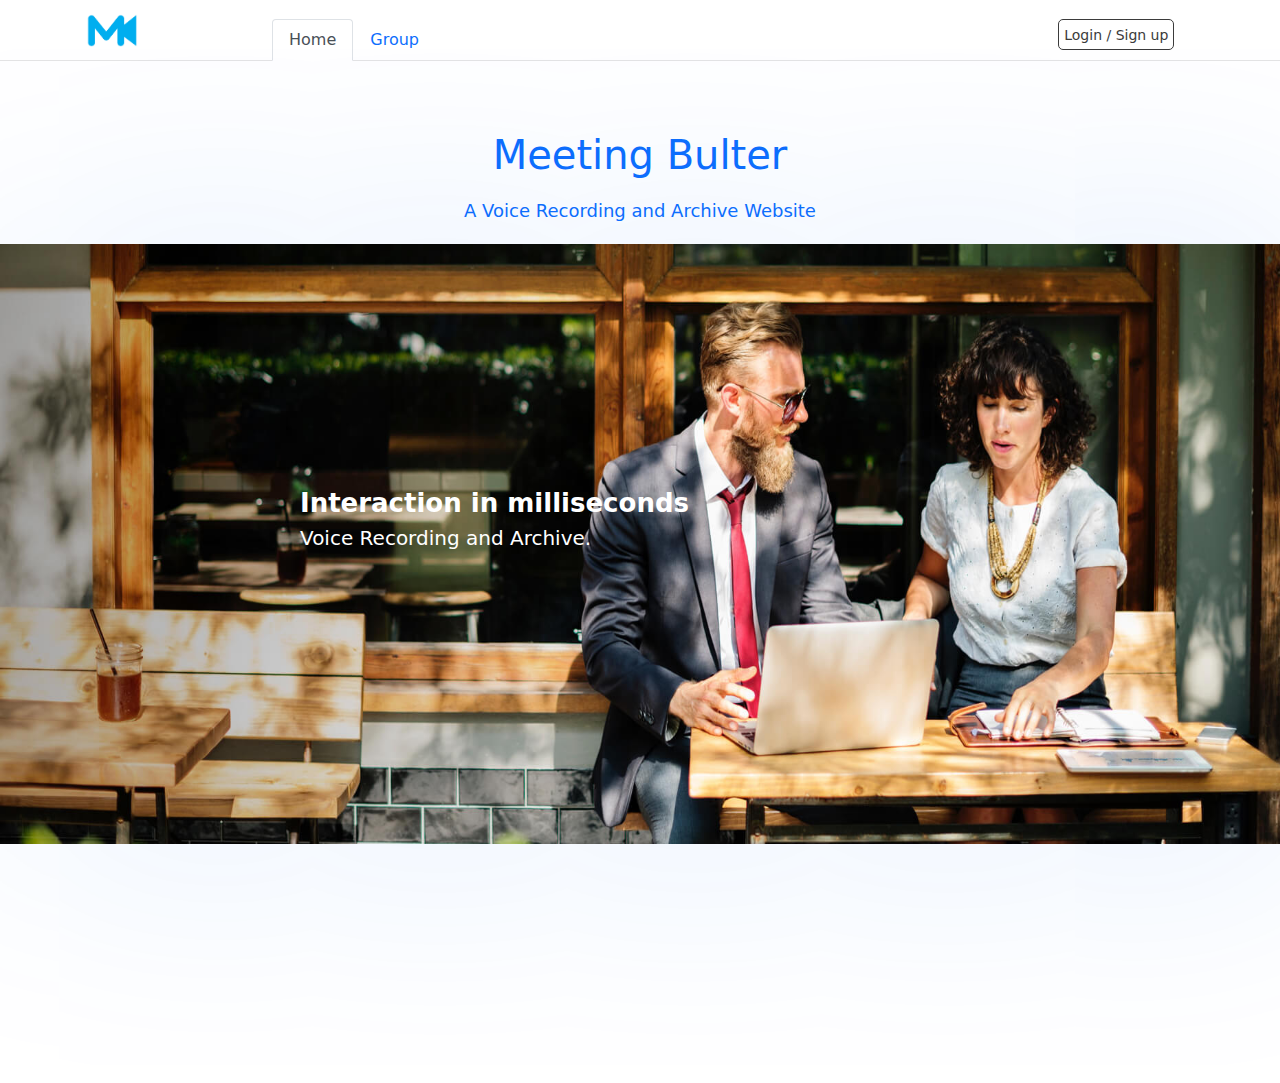
<file: static/index.html>
<!DOCTYPE html>
<html lang="en">
<head>
    <!--Usage of Bootstrap 5-->
    <!--Source: https://getbootstrap.com/docs/5.0/getting-started/introduction/-->
    <!--Usage of jquery-->
    <!--Source: https://api.jquery.com/-->
    <!--Example: https://www.codegrepper.com/code-examples/javascript/jquery+3.3.1+document+ready-->
    <meta charset="UTF-8">
    <meta http-equiv="X-UA-Compatible" content="IE=edge">
    <meta name="viewport" content="width=device-width, initial-scale=1.0">
    <title>index</title>
    <link href="bootstrap-5.0.2-dist/css/bootstrap.min.css" rel="stylesheet" >
    <link href="bootstrap-5.0.2-dist/css/bootstrap-grid.css" rel="stylesheet" >
    <link href="css/index.css" rel="stylesheet" ></link>
    <script src="js/jquery.min.js"></script>
    <script src="bootstrap-5.0.2-dist/js/bootstrap.min.js"></script>
    <script src="js/API.js"></script>
</head>
<body>
    <!--This part is for the nav bar -->
    <!--Press the icon and back to the home page-->
    <nav class="search-nav">
        <div class="container nav-content">
            <div class="row">
                <div class="col-2">
                    <div class="icon-logo">
                        <a href="index.html">
                            <img src="img/icon.png" alt="">
                        </a>
                    </div>
                </div>
                <!-- There are 2 list in the nav bar : home and group-->
                <div class="col-10 nav-content">
                    <ul class="nav nav-tabs" id="myTab" role="tablist">
                        <li class="nav-item" role="presentation">
                            <a href="index.html" class="nav-link active">Home</a>
                          </li>

                          <li class="nav-item" role="presentation">
                            <a href="group.html" class="nav-link">Group</a>
                          </li>
                    </ul>
                    <!-- When click just to the login pages-->
                    <div class="personal">
                        <a href="login.html" class="" id="loginSignUp" >Login / Sign up</a>
                        <a href="personal.html" class="" id="personal">member</a>
                        <!--Adding some space to seperate-->
                        &nbsp;&nbsp;&nbsp;&nbsp;&nbsp;&nbsp;
                        <a href="#" class="" id="signOut">Sign out</a>
                    </div>
                </div>
            </div>
        </div>
    </nav>
    <!--the title of the project-->
    <div class="h">
        <p class="h1" style="margin-top: 60px;">
            Meeting Bulter
        </p>
        <p class="text">
            A Voice Recording and Archive Website
        </p>
    </div>
    <div class="content" >
        <!--this part is to implement the picture change in the home page-->
        <div class="picture" style="width: 1320px;margin: 0 auto;">
            <div  class="carousel slide">
                <!--The first window changes-->
                <!-- !!!! id is window-one !!!! -->
                <div class="carousel-item active" id="window-one">
                    
                    <div class="img-text ">
                        <strong>
                            Interaction in milliseconds
                        </strong>
                        <p>
                            Voice Recording and Archive.
                        </p>
                    </div>
                    <img src="img/img-home.jpg">
                </div>
                <!--The second window changes-->
                <!-- !!!! id is window-two !!!! -->
                <div class="carousel-item" id="window-two">
                    <div class="img-text" style="left: 740px;color: #535353;">
                        <strong>
                            Timely communication
                        </strong>
                        <p>
                            interactive live broadcast.
                        </p>
                    </div>
                    <img src="img/img-home3.jpg">
                </div>
                <!--The third window changes still need implementation-->
                <div class="carousel-item" id="window-three">
                    <div class="img-text" style="left: 740px;color: #535353;">
                        <strong>
                            Best archive system
                        </strong>
                        <p>
                            Sharing material with teammates
                        </p>
                    </div>
                    <img src="img/img-home3.jpg">
                </div>
              </div>
        </div>
    </div>
</body>

<script>
    // getting the user information from the backend
    let info = API.getUserInfo();
    $(function (){
        API.personal();
        $("#signOut").click(function (){
            //Getting the user id from the info
            let user_id = info.LOGINSESSION.id
            API.get("logout/",{id: user_id},function (data){
                // showing the message that the pages has logout
                showing_msg = data.msg;
                alert(showing_msg);
                // back to the homepage which is index.html
                window.location = "login.html";
            });
            // clean the user information by using the SessionStorage.clear()
            API.clearUserInfo();
        });
        
        // This part of code is to implement the images change in the homepage
        // using window 1 to operate window-one
        let window1 = $("#window-one");
        // using window 2 to operate window-two
        let window2 = $("#window-two");
        // This flag is check whether should we change the images
        let checking_flag = true;
        setInterval(function () {
            // How to user attr to control the window
            // Source: https://developer.mozilla.org/en-US/docs/Web/API/Attr
            // Example: https://www.codegrepper.com/code-examples/javascript/.attr+in+javascript

            // This is to show the first image img-home.jpg
            if (checking_flag) {
                checking_flag = false;
                window1.attr("class","carousel-item");
                window2.attr("class","carousel-item active");
            
            // This is to show the second image img-home6.jfif
            } else {
                checking_flag = true;
                window2.attr("class","carousel-item");
                window1.attr("class","carousel-item active");
            }
        }, 2000);
    })
</script>
</html>
</file>
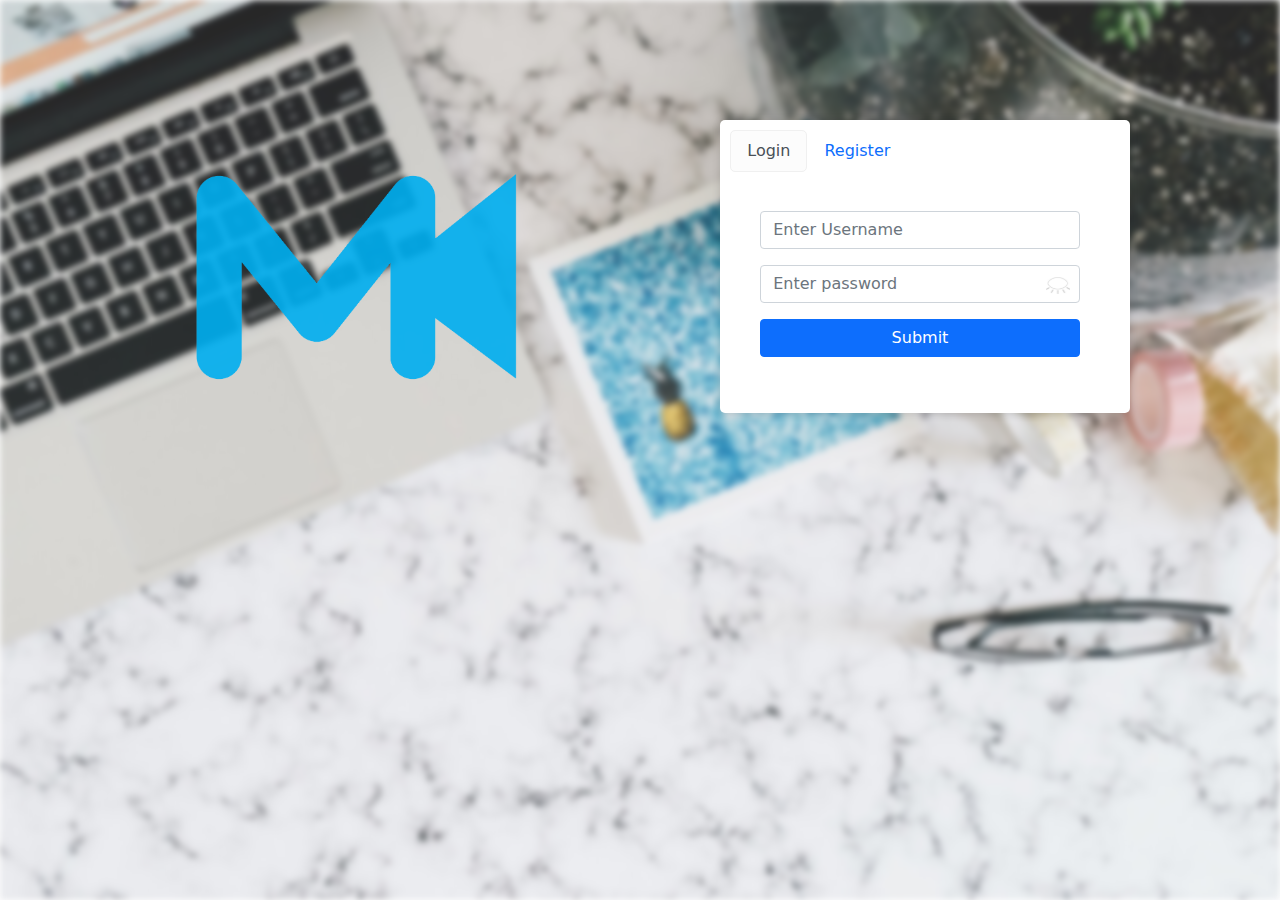
<file: static/group.html>
<!DOCTYPE html>
<html lang="en">
<head>
    <!--Usage of Bootstrap 5-->
    <!--Source: https://getbootstrap.com/docs/5.0/getting-started/introduction/-->
    <!--Usage of jquery-->
    <!--Source: https://api.jquery.com/-->
    <!--Example: https://www.codegrepper.com/code-examples/javascript/jquery+3.3.1+document+ready-->
    <meta charset="UTF-8">
    <meta http-equiv="X-UA-Compatible" content="IE=edge">
    <meta name="viewport" content="width=device-width, initial-scale=1.0">
    <title>video Search</title>
    <link href="bootstrap-5.0.2-dist/css/bootstrap.min.css" rel="stylesheet" >
    <link href="bootstrap-5.0.2-dist/css/bootstrap-grid.css" rel="stylesheet" >
    <link href="css/group.css" rel="stylesheet" ></link>
    <script src="js/jquery.min.js"></script>
    <script src="js/API.js"></script>
    <!-- This part of style is different from Bootstrap5 provided -->
    <style>
        
        .video-content .video-list .video-item {
            width: 245px;
            height: 180px;
            padding: 20px;
            margin: 5px;
            box-shadow: 0 1px 8px rgb(0 0 0 / 6%);
            border: 0px solid #dbdbdb;
            cursor: pointer;
            border-radius: 5px;
        }
        
        .video-content .video-list .video-item:hover{
            background-color: #ffffff;
            box-shadow: 0 13px 39px rgb(0 0 0 / 10%);
        }
    </style>
</head>
<body>
    <!-- This is to set the nav bar as other pages-->
    <nav class="search-nav" style="background: #ffffffe3;">
        <div class="container nav-content">
            <div class="row">
                <!-- this includes the hyper link icon-->
                <div class="col-2">
                    <div class="icon-logo">
                        <!-- redirecting to the homepage index.html-->
                        <a href="index.html">
                            <img src="img/icon-group.png" alt="">
                        </a>
                    </div>
                </div>
                
                <div class="col-10 nav-content" style="position: relative;">
                    <!-- nav bar includes Home tag and group tag-->
                    <ul class="nav nav-tabs" id="myTab" role="tablist">
                        <!-- Home tag -->
                        <li class="nav-item" role="presentation">
                            <a href="index.html" class="nav-link ">Home</a>
                          </li>
                          <!-- Group tag -->
                          <li class="nav-item" role="presentation">
                            <a href="#" class="nav-link active">Group</a>
                          </li>
                    </ul>
                    
                    <!-- New function adding to the nav bar -->
                     <div class="search">
                        <div class="col-auto search-form">
                            <input type="text" id="searchkey" class="form-control" placeholder="Search meeting minutes...">
                            <button onclick="Group_search()"   class="btn btn-primary">
                                <img src="[data-uri]"/>
                            </button>
                        </div>
                    </div>

                    <!-- Personal Tag -->
                    <div class="personal">
                        <!-- Redirecting to login.html-->
                        <a href="login.html" class="" id="loginSignUp" >Login Sign up</a>
                        <!-- Redirecting to personal.html-->
                        <a href="personal.html" class="" id="personal">member</a>
                        &nbsp;&nbsp;&nbsp;&nbsp;&nbsp;&nbsp;&nbsp;&nbsp;
                        <a href="#" class="" id="signOut">Sign out</a>
                    </div>
                </div>
            </div>
        </div>
    </nav>
    <div class="group-bj" style="opacity: 0.5;"></div>
    <div class="container video-content group-item">
        <h4 class="group-title h1">Group</h4>
        <p class="group-text">User communication record.</p>
        <!-- This is the adding group bar -->
        <div style="margin-left: 20%;margin-right: 20%" >
            <div class="input-group input-group-sm">
                <input id="inputgropuname" type="text" class="form-control"  placeholder="enter the names of the meeting" />
                    <span class="input-group-btn">
                        <!-- Press the button to adding a new group -->
                        <button id="btnadd" class="btn btn-primary">add new group</button>
                    </span>
            </div>
        </div>
 
        <!-- This is an empty div -->
        <!-- This is to show group information -->
        <div class="row video-list" style="padding: 20px;">
            <!-- This is to test the structure of the group component-->
            <!-- <div class="col-auto video-item" onclick="getmeetinginfo(`Test Structure`)">
                <div class="row">
                    <div class="col-2 video-name">
                        
                    </div>
                    <div class="col-8 video-date" style="text-align: center;">
                        <img src="img/icon.png" style="width: 90px;height: 90px;" alt="">
                    </div>
                    <div class="col-2 video-download">
                        
                    </div>
                </div>
                <div class="row">
                    <div class="col-12 video-date" style="text-align: center;font-size: 14px;color: #6b6b6b;">
                        `Test Structure`
                    </div>
                </div>
            </div> -->
        </div>
    </div>

</body>
<script>
    let info = API.getUserInfo();
    $(function() {
        // This is adding block to check whether the user is login or not
        if (info == null) window.location = "login.html";

        API.personal();

        let signOut_tag = "#signOut"
        $(signOut_tag).click(function (){
            // Checking the data 
            // alert(info)
            // alert(info.LOGINSESSION)
            // alert(info.LOGINSESSION.id)
            API.get("logout/",{id: info.LOGINSESSION.id},function (data){
                msg_data = data.msg
                alert(msg_data);
                // redirecting to the login page if the current user logout
                window.location = "login.html";
            });
            // clear the current user info in the browser
            API.clearUserInfo();
        });

        // Using the initList to show the group structure
        let user_info = API.getUserInfo();
        let user_id = user_info.userinfo.userid
        API.get("getgroupinfo/?user_id="+ user_id,"",function (data){
            let group_datas = data.group_infos
            // retriving the information of the groups using the html to combine with the data
            initList(group_datas);
        });

        // checking the group name
        let btn_addGroup_tag = "#btnadd";
        $(btn_addGroup_tag).click(function(){
            // Notice here using global variable
            let group_nameInput_obj = $('#inputgropuname');
            var code = group_nameInput_obj.val();
            console.log("--");
            let group_user_id = info.userinfo.userid
            API.get("addgroup/?gropuname="+code+"&description="+code+"&originator="+group_user_id,"",function (data){
                msg_data =data.msg
                // to Avoid the same group name used in the project
            if (msg_data != "The group name already exists. Modify the group name again")  {
                // reload the current pages to show the new groups
                //source: https://www.w3schools.com/jsref/met_loc_reload.asp
                window.location.reload();
            }else {
                alert(msg_data);
                //window.location.reload();
            }
            });
        });
    });


    function getmeetinginfo(id) {
        API.saveSession("meetingid",id);
        let str_meeting_id = JSON.stringify({id:id})
        API.savegroupin(str_meeting_id)
        // redirecting the page to meeting.html
        window.location = "meeting.html";
    }

    function Group_search(){
        let searchkey_tag = '#searchkey';
        let video_list_tag = '.video-list';
        let searchkey_OBJ = $(searchkey_tag)
        let searchKey_value = searchkey_OBJ.val()
        if(searchKey_value=='')
            return;
        x=$(video_list_tag)
        // Check the data
        // alter($(video_list_tag))
        // alter($(video_list_tag)[0])
        y=x[0]
        // How to use children to visit the following tags
        // Source: https://api.jquery.com/children/
        // Source: https://api.jquery.com/show/
        for(let i=0;i<y.children.length;i++){
            let current_element = y.children[i];
            $(current_element).show();
            //alert(y.children[i])
            //alert(y.children[i].children[1])
            //alert(y.children[i].children[1].children[0])
            //alert(y.children[i].children[1].children[0].getInnerHTML())
            //alert(y.children[i].children[1].children[0].getInnerHTML().indexOf(s))
            let HTML_element = current_element.children[1].children[0].getInnerHTML()
            if(HTML_element.indexOf(s)<0){
                console.log(HTML_element)
                $(current_element).hide()
            }
        }
    }

    function initList(data) {
        let LIST_HTML = "";
        let video_list_tag = ".video-list";
        for (let i = 0;i < data.length;i++) {
            let groudid_data = data[i].id;
            let groupname_data = data[i].name;
            LIST_HTML += `
                <div class="col-auto video-item" onclick="getmeetinginfo(`+groudid_data+`)">
                <div class="row">
                    <div class="col-2 video-name">
                        
                    </div>
                    <div class="col-8 video-date" style="text-align: center;">
                        <img src="img/icon.png" style="width: 90px;height: 90px;" alt="">
                    </div>
                    <div class="col-2 video-download">
                        
                    </div>
                </div>
                <div class="row">
                    <div class="col-12 video-date" style="text-align: center;font-size: 14px;color: #6b6b6b;">
                        `+ groupname_data +`
                    </div>
                </div>
            </div>
            `;
        }
        $(video_list_tag).append(LIST_HTML);
    }
</script>
</html>
</file>
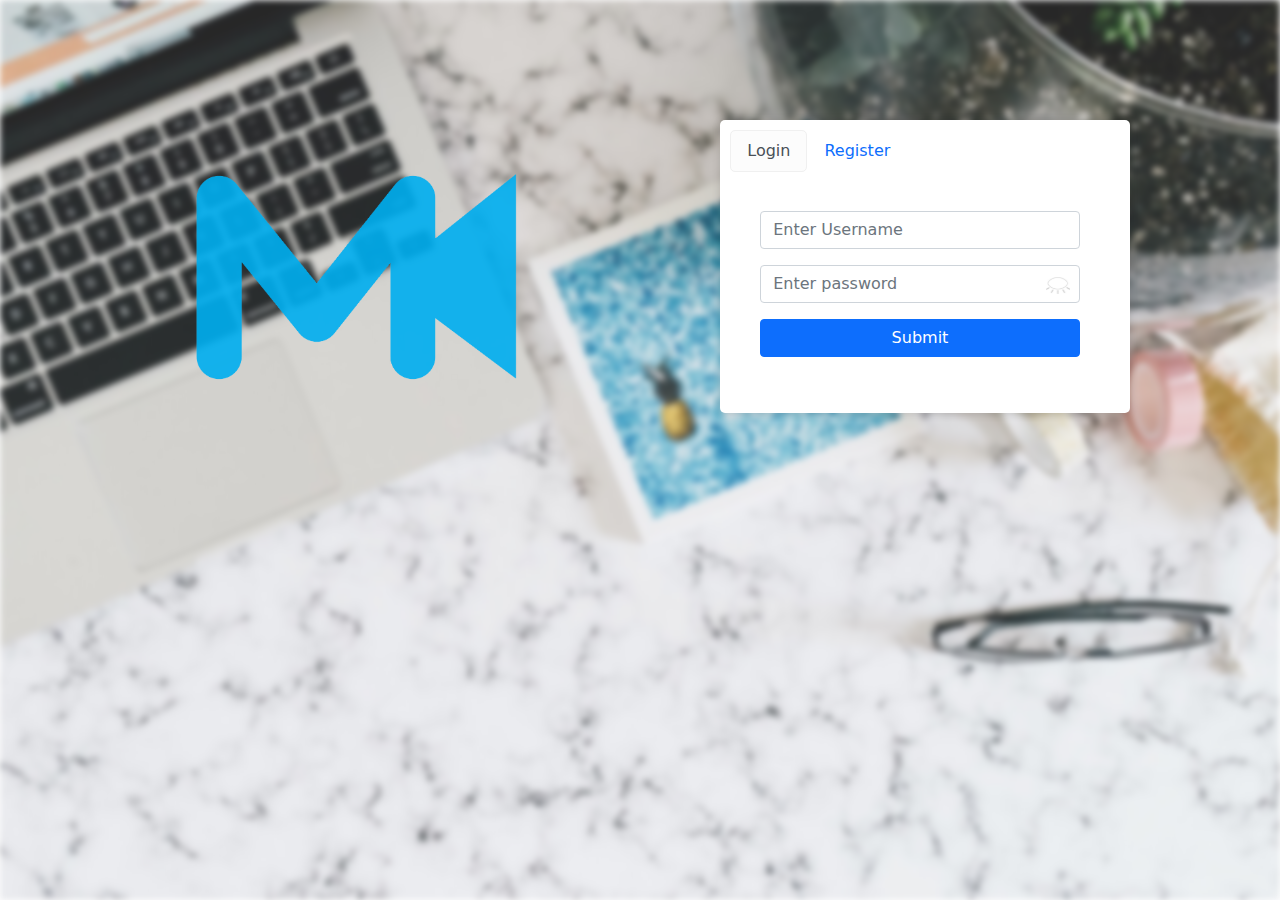
<file: static/login.html>
<!DOCTYPE html>
<html lang="en">
<head>
    <!--Usage of Bootstrap 5-->
    <!--Source: https://getbootstrap.com/docs/5.0/getting-started/introduction/-->
    <!--Usage of jquery-->
    <!--Source: https://api.jquery.com/-->
    <!--Example: https://www.codegrepper.com/code-examples/javascript/jquery+3.3.1+document+ready-->
    <meta charset="UTF-8">
    <meta http-equiv="X-UA-Compatible" content="IE=edge">
    <meta name="viewport" content="width=device-width, initial-scale=1.0">
    <title>Login</title>
    <link href="bootstrap-5.0.2-dist/css/bootstrap.min.css" rel="stylesheet" >
    <link href="bootstrap-5.0.2-dist/css/bootstrap-grid.css" rel="stylesheet" >
    <link rel="stylesheet" href="css/login.css"></link>
    <script src="js/jquery.min.js"></script>
    <script src="bootstrap-5.0.2-dist/js/bootstrap.min.js"></script>
    <script src="js/API.js"></script>
</head>
<body>
    <!--Header with icon and href-->
    <div class="container theme" style="height: 100%">
        <div class="row" style="height: calc(100%);">
            <div class="col-6 login-logo">
                <a href="index.html">
                    <img src="img/icon-group.png" alt="">
                </a>
            </div>
            <!--Tag in the login and registeration-->
            <div class="col-6 login-form">
                <div class="login" style="width: 75%;background: #FFFFFF;">
                    <ul class="nav nav-tabs" id="myTab" role="tablist">
                        <!-- the Login Tag in the Login.html window -->
                        <!-- How to use aria-controls -->
                        <!-- Source: https://developers.google.com/web/fundamentals/accessibility/semantics-aria -->
                        <!-- The usage aria-selected -->
                        <!-- Source: https://developer.mozilla.org/en-US/docs/Web/API/Element/ariaSelected -->
                        <li class="nav-item" role="presentation">
                            <button class="nav-link active" id="email-tab" data-bs-toggle="tab" data-bs-target="#email" type="button" role="tab" aria-controls="email" aria-selected="true">Login</button>
                        </li>
                        <!-- the register Tag in the Login.html window -->
                        <li class="nav-item" role="presentation">
                            <button class="nav-link" id="Register-tab" data-bs-toggle="tab" data-bs-target="#Register" type="button" role="tab" aria-controls="Register" aria-selected="false">Register</button>
                        </li>
                    </ul>
                    <!--Login part-->
                    <div class="tab-content" id="myTabContent">
                        <div class="tab-pane fade show active form-email" id="email" role="tabpanel" aria-labelledby="email-tab">
                            <form action="" name="login">
                                <!-- Username necessary which is required -->
                                <div class="mb-3">
                                    <input type="text" class="form-control" name="username" placeholder="Enter Username" required>
                                </div>
                                <!-- Password necessary which is required -->
                                <div class="mb-3 p">
                                    <input type="password" class="form-control input-p" name="password" placeholder="Enter password" required>
                                    <img src="img/eye.jpg" onclick="showing_pwd(this)" alt="" srcset="">
                                </div>
                                <!-- Setting error msg showing places-->
                                <!-- This is for the JS to show the error message in Login -->
                                <div id="error_msg1" class="mb-3">
                                </div>
                                <div class="mb-3">
                                    <!-- width 100% is the most beautiful one -->
                                    <button type="submit" style="width: 100%;" class="btn btn-primary" >Submit</button>
                                </div>
                            </form>
                        </div>
                        <!--register part-->
                        <!--How to use aria-labelledby --> 
                        <!--Source: https://developer.mozilla.org/en-US/docs/Web/Accessibility/ARIA/ARIA_Techniques/Using_the_aria-labelledby_attribute -->
                        <div class="tab-pane fade" id="Register" role="tabpanel" aria-labelledby="Register-tab">
                            <div class="tab-pane fade show active form-email" id="email" role="tabpanel" aria-labelledby="email-tab">
                                <form action="index.html" name="register">
                                    <div class="mb-3">
                                        <!-- required -->
                                        <input type="text" class="form-control" aria-describedby="nameHelp" name="name" placeholder="Username" required>
                                    </div>
                                    <div class="mb-3">
                                        <!-- required -->
                                        <input type="email" class="form-control" aria-describedby="emailHelp" name="email" placeholder="E-mail Address" required>
                                    </div>
                                    <div class="mb-3">
                                        <!-- required -->
                                        <input type="password" class="form-control password" name="password" placeholder="Password" required>
                                    </div>
                                    <div class="mb-3">
                                        <!-- required -->
                                        <input type="password" class="form-control confirmpassword" name="confirmpassword" placeholder="Confirm Password" required>
                                    </div>
                                    <div class="mb-3" style="height: 30px;">
                                        <div class="form-check">
                                            <!-- Simgle selection & required selection -->
                                            <!-- Male -->
                                            <input class="form-check-input" type="radio" name="gender" id="RadioGender1" value="male" required>
                                            <label class="form-check-label" for="RadioGender1">
                                                Male
                                            </label>
                                        </div>
                                        <div class="form-check">
                                            <!-- Simgle selection & required selection -->
                                            <!-- Female -->
                                            <input class="form-check-input" type="radio" name="gender" id="RadioGender2" value="female" required>
                                            <label class="form-check-label" for="RadioGender2">
                                                Female
                                            </label>
                                        </div>
                                    </div>
                                    <!-- Setting error msg showing places-->
                                    <!-- This is for the JS to show the error message in checking same pwd-->
                                    <div id="error_msg2" class="mb-3">
                                    </div>
                                    <div class="mb-3">
                                        <!-- width 100% is the most beautiful one -->
                                        <button type="submit" style="width: 100%;" class="btn btn-primary">Submit</button>
                                    </div>
                                </form>
                            </div>
                        </div>
                    </div>
                </div>
            </div>
        </div>
    </div>
</body>
<script>
    $(function (){

        // Getting the information of the form
        let login_info = 'form[name=login]';
        let register_info = 'form[name=register]';
        
        // Using JQuery to access the object
        let register_obj = $(register_info);
        let login_obj = $(login_info);

        // login_obj submit
        login_obj.submit(() => {
            // Using JQuery serialize to set the URl string text
            // SOurce: https://www.runoob.com/jquery/ajax-serialize.html
            // Source: https://api.jquery.com/serialize/
            let string_login = login_obj.serialize();
            API.get("login/?"+ string_login ,"",function (data) {
                // This is to check the msg 
                // alert(data.msg);
                // getting the msg
                let msg_data = data.msg;
                // getting the status
                let status_data = data.status;
                // Conver a JS object to json for submission
                // SOurce: https://developer.mozilla.org/en-US/docs/Web/JavaScript/Reference/Global_Objects/JSON/stringify
                string_user_data = JSON.stringify(data);
                $('#error1').html(msg_data);
                if (status_data) {
                    // Save the current info into the session storage
                    API.saveUserInfo(string_user_data);
                    window.location = "index.html";
                }
            });
            return false;
        });

        // register_obj submit
        register_obj.submit(() => {
            
            // Getting the information of the form
            let pwd_info = 'form[name=register] .password';
            let confirm_pwd_info = 'form[name=register] .confirmpassword';

            // Using JQuery to access the object
            let cfpwd_obj = $(confirm_pwd_info);
            let pwd_obj = $(pwd_info);

            // Using val to check similarity
            // Source: https://api.jquery.com/val/
            if (cfpwd_obj.val() != pwd_obj.val()) {
                // alert("The two passwords are inconsistent!");
                // Source: https://api.jquery.com/html/
                // Source: https://www.runoob.com/jquery/html-html.html
                $('#error2').html("The two passwords are inconsistent!");
            }else {
                    // Using JQuery serialize to set the URl string text
                    // SOurce: https://www.runoob.com/jquery/ajax-serialize.html
                    // Source: https://api.jquery.com/serialize/
                    let string_register = register_obj.serialize();
                    API.get("register/?"+ string_register,"",function (data){
                    // getting the msg
                    let msg_data = data.msg;
                    // getting the status
                    let status_data = data.status;
                    alert(msg_data);
                    if (status_data) {
                        window.location.reload();
                    }
                });
            }
            return false;
        });
    });

        let flag = true;
        function showing_pwd(object) {
        // debugger
        let pwd_class = ".input-p"
        if (!flag) {
            $(object).attr('src',"img/show.jpg");
            $(pwd_class).attr('type',"password");
            flag = !flag;
        }else {
            $(object).attr('src',"img/hide.jpg");
            $(pwd_class).attr('type',"text");
            flag = !flag;
        }
    }
</script>
</html>
</file>
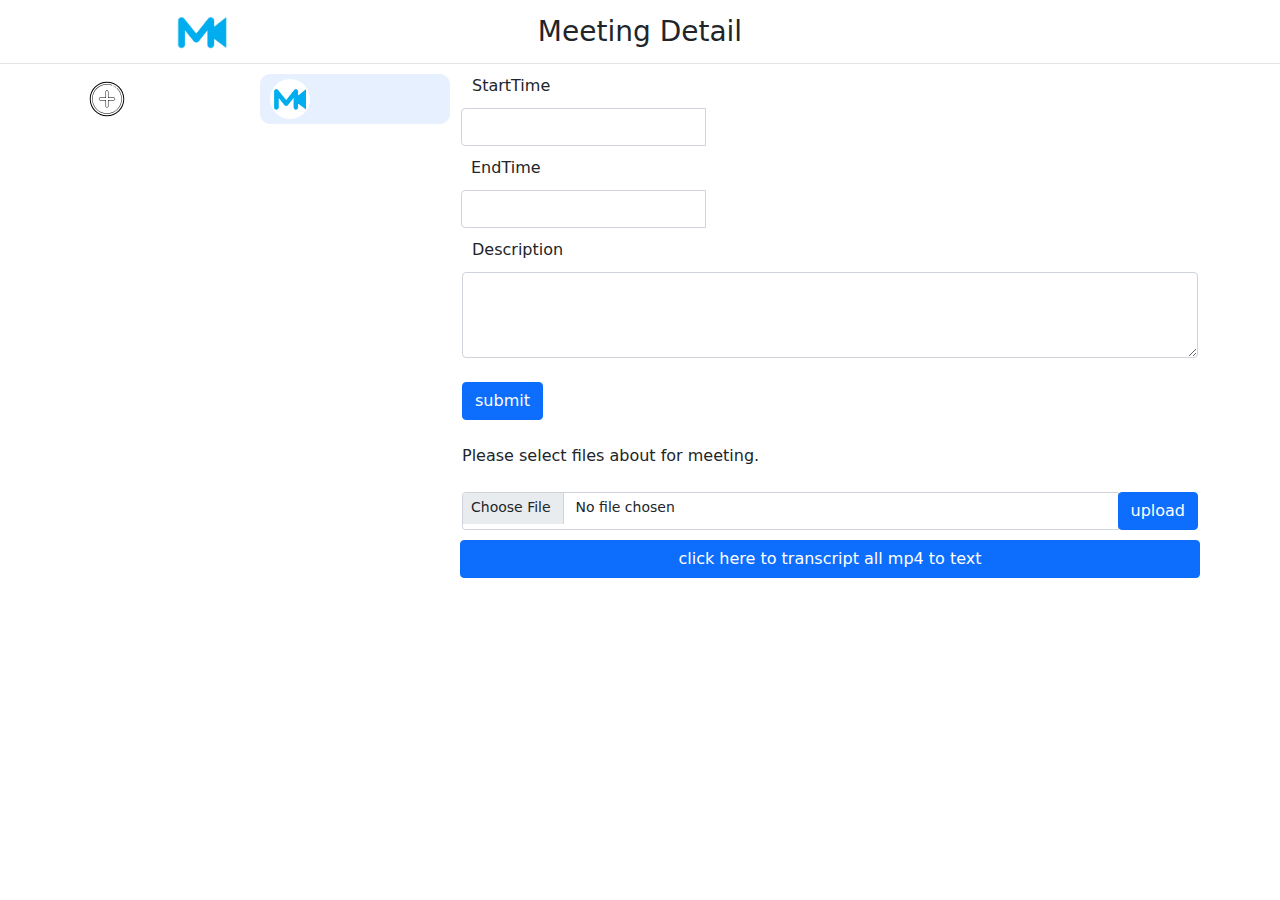
<file: static/meeting.html>
<!DOCTYPE html>
<html lang="en">
<head>
    <!--Usage of Bootstrap 5-->
    <!--Source: https://getbootstrap.com/docs/5.0/getting-started/introduction/-->
    <!--Usage of jquery-->
    <!--Source: https://api.jquery.com/-->
    <!--Example: https://www.codegrepper.com/code-examples/javascript/jquery+3.3.1+document+ready-->
    <meta charset="utf-8">
    <meta http-equiv="X-UA-Compatible" content="IE=edge">
    <meta name="viewport" content="width=device-width, initial-scale=1">
    <title>Online Session</title>
    <link href="bootstrap-5.0.2-dist/css/bootstrap.min.css" rel="stylesheet" >
    <link href="bootstrap-5.0.2-dist/css/bootstrap-grid.css" rel="stylesheet" >
    <link rel="stylesheet" href="css/online_session.css"></link>
    <script src="js/jquery.min.js"></script>
    <script src="bootstrap-5.0.2-dist/js/bootstrap.min.js"></script>
    <link rel="stylesheet" href="https://cdn.jsdelivr.net/npm/bootstrap-icons@1.5.0/font/bootstrap-icons.css">
    <script src="js/API.js"></script>
    </head>
    <body>
    
    <!-- Setting the icond with the href -->
    <div class="icon-logo" style="width: 60px;height: 60px;">
        <!-- redirect to the index pages -->
        <a href="index.html">
            <img src="img/icon.png" alt="" style="width: 60px;height: 60px;">
        </a>
    </div>

    <!-- The Title of the current pages-->
    <h4 class="title fs-3">Meeting Detail</h4>
    <div class="container theme">
        <div class="row">
            <div class="col-2">
                <div class="add fl">
                    <div class="">
                        <!-- Adding a + sign to add people -->
                        <a class="btn btn-primary icons8-plus" data-bs-toggle="modal" data-bs-target="#staticBackdrop"></a>
                        <div class="modal fade" id="staticBackdrop" data-bs-backdrop="static" data-bs-keyboard="false" tabindex="-1" aria-labelledby="staticBackdropLabel" aria-hidden="true">
                            <div class="modal-dialog">
                                <div class="modal-content">
                                    <div class="modal-header">
                                        <!-- The title of the adding teammates pages -->
                                        <h5 class="modal-title" id="staticBackdropLabel">add members</h5>
                                        <button type="button" class="btn-close" data-bs-dismiss="modal" aria-label="Close" onclick="closeModal()"></button>
                                    </div>
                                    <div class="modal-body userinfo" style="max-height: 600px;overflow-y: auto;">
                                    </div>
                                    <!-- Button in the adding members page-->
                                    <div class="modal-footer">
                                        <!-- Close button -->
                                        <button type="button" class="btn btn-secondary close-bnt" data-bs-dismiss="modal" onclick="closeModal()">Close</button>
                                        <!-- Confirm button -->
                                        <button type="button" class="btn btn-primary" onclick="addMember()">Confirm</button>
                                    </div>
                                </div>
                            </div>
                        </div>
                    </div>
                </div>
                <div class="online fl">
                   
                </div>
                <div style="clear: both;">
                
                </div>
            </div>
            <div class="col-2 member-list">
                <div class="row item">
                    <div class="col-12 member me">
                        <div class="head-img">
                            <img src="img/icon.png" alt="">
                        </div>
                        <div class="info">
                            <span>
                                
                            </span>
                        </div>
                    </div>
                </div>
            </div>
            <!-- This is the main part of meeting pages-->
            <div class="col-8">
            <div class="col-sm-4">
                <div class="input-group">
                    <!-- Start time -->
                    <span class="input-group-addon" style="padding: 10px">StartTime</span>
                    <br>
                    <!-- NOTICE HERE THIS 2 INPUT PICK THE DATE OF TIME-->
                    <a class='input-group date' id='datetimepicker3'>
                        <input type='text' style="width:250px"  class="form-control" name="starttime" id="starttime"  />
                        <span class="input-group-addon">
                            <span class="glyphicon glyphicon-calendar"></span>
                        </span>
                    </a>
                    <br>
                    <!-- ENd time -->
                    <span class="input-group-addon"></span>
                    <span class="input-group-addon" style="padding: 10px">EndTime</span>
                    <br>
                    <!-- NOTICE HERE THIS 2 INPUT PICK THE DATE OF TIME-->
                    <a class='input-group date' id='datetimepicker4'>
                        <input  style="width:250px"  type='text' class="form-control" name="endtime" id="endtime"  />
                        <span class="input-group-addon">
                            <span class="glyphicon glyphicon-calendar"></span>
                        </span>
                    </a>           
                </div>
            </div>
            <!-- Current description of the pages-->
            <div class="form-group">
                <label for="name"  style="padding: 10px" >Description</label>
                <textarea id="name"  name="name" class="form-control" rows="3"></textarea>
            </div>
            <div>
                <br>
                <!-- Submitting the meeting information -->
                <button id="btadd" onclick="updateMeetingInfo()" class="btn btn-primary">submit</button>  
                <br>
                <br>
            </div>
            <div>
                <!-- This is an instruction for you to uploading files -->
                Please select files about for meeting.
                <br><br>
            </div>
            <!--  -->
            <form action=" http://127.0.0.1:5000/upload" enctype='multipart/form-data' method='POST'>
                <div class="input-group input-group-sm">
                    <input class="form-control" type="file" aria-describedby="inputGroupFileAddon04" aria-label="Upload" name="file" id=""/>
                    <input type="hidden"  id="gid" name="gid" value="100"  />
                        <span class="input-group-btn">
                            <input value="upload" type="submit" id="btadd" class="btn btn-primary" />
                        </span>
                </div>
            </form>

            <div class="row video-list">
            </div>
            <div class="row " style="padding: 10px" id="btnmp42text_p">
                <button class="btn btn-primary" onclick="btnmp42text()">click here to  transcript all mp4 to text</button>
            </div>
        </div>
    </div>
</body>
<script>
    
    let groupid = API.getgroupin();
    let gid=groupid.id
    //alert(groupid)
    console.log(groupid)

    function Downloadfile(url){

        let link_href = "http://127.0.0.1:5000/get_file2?filename="+ url+'&gid='+gid;
        window.location.href = link_href;

    }

    $(function (){
        
        $('#gid').val(gid)
        
        // Gid is null info != null ----> create a new group 
        if (groupid != null && info == null) {
            $(".me .info span").text(groupid.originator);
            getgroupspeople();
            getuser();
            initMeetingInfo()
        } else {
            // Enter the information of the group. Prompt to get info in the front-end
            // SOurce: https://www.w3schools.com/jsref/met_win_prompt.asp
            let code = prompt("Please enter the group：");
            if(code != null || code != ""){
                let usr_info_uid = info.userinfo.userid
                API.get("addgroup/?gropuname="+code+"&description="+code+"&originator="+usr_info_uid,"",function (data){
                    msg_data = data.msg;
                    // alert(data.msg);
                    if (msg_data != "The group name already exists. Modify the group name again")  {
                        
                        let string_data_group_info = JSON.stringify(data.groupinfo);
                        let usr_info_name = info.userinfo.name;
                        API.savegroupin(string_data_group_info);
                        groupid = data.groupinfo;
                        // Source: https://api.jquery.com/text/
                        $(".me .info span").text(usr_info_name);
                        getuser();
                    }else {
                        alert(msg_data);
                        // reload pages
                        // Source: https://www.w3schools.com/jsref/met_loc_reload.asp
                        window.location.reload();
                    }
                });
            }else{
                // redirect to index ---> homepage
                window.location.href="index.html";
            }
        }
            API.get("filelist?"+"gid="+gid,"",function (data){
            let msg_data = data.msg;
            console.log(data);
            initList(msg_data);
        });
    });
    
    function getgroupspeople() {
        API.get("getgroupspeople/?group_id="+groupid.id,"",function (data){
            let status_data = data.status
            if (status_data){
                let MEMBER_HTML = "";
                let num_ppl = data.groupspeople.length
                for (let index = 0; index < num_ppl; index++) {
                    let ith_group = data.groupspeople[index];
                    var x = ith_group.group_id;
                    var y = ith_group.user_id;
                    // when creating a member adding delete button
                    var xxx="<span style='padding-left:10px;color:blue'   onclick='deleteone(xx,yy)'>delete</span>"
                    // replaceAll IN js
                    // SOURCE: https://developer.mozilla.org/zh-CN/docs/Web/JavaScript/Reference/Global_Objects/String/replaceAll
                    xxx= xxx.replaceAll("xx",y)
                    xxx=xxx.replaceAll("yy",x)
                    MEMBER_HTML += editHtml(data.groupspeople[index].name,xxx);
                }
                $(".item").append(MEMBER_HTML);
            }
        })
    }

    // REMOVE CHECKED infor of the tag
    function closeModal(){
        let label_member_checked = 'input:radio[name="member"]:checked';
        let members = $(label_member_checked);
        let mmb_num =  members.length;
        for (let i = 0;i < mmb_num;i++) {
            $(members[i]).removeAttr("checked")
        }
    }

    function getuser(){
        API.get("getuser/","",function (data) {
            let info = data.users;
            let USER_HTML = "";
            let status_data = data.status;
            let info_len = info.length;
            if (status_data) {
                for (let index = 0; index < info_len; index++) {
                    let ith_info = info[index];
                    let user_name = ith_info.name;
                    let user_id = ith_info.id;
                    USER_HTML += `
                                <div class="form-check">
                                    <input class="form-check-input" type="radio" name="member" value="`+user_id+`" id="Check`+user_name+`" >
                                    <label class="form-check-label" for="Check`+user_name+`">
                                        <div class="col-12 member">
                                            <div class="head-img">
                                                <img src="img/icon.png" alt="">
                                            </div>
                                            <div class="info">
                                                <span>
                                                    `+user_name+`
                                                </span>       
                                            </div>
                                        </div>
                                    </label>
                                </div>`;
                }
                $(".userinfo").append(USER_HTML);
            }
        });
    }

    function addMember() {
        let MEMBER_HTML = "";
        let str_radio_check_obj = $("input[type='radio']:checked").val();
        let group_id = groupid.id;
        API.get("addgroupspeople/?user_id="+str_radio_check_obj+"&group_id="+group_id+"&role=Ordinary member","",function (data) {
            let status_data = data.status;
            let msg_data = data.msg;
            if (status_data) {
                $(".other").remove();
                getgroupspeople();
            }
            alert(msg_data);
        });
        $(".close-bnt").click();
    }

    function deleteone(x,y) {
        let MEMBER_HTML = "";
        API.get("deletegroupspeople/?user_id="+x+"&group_id="+groupid.id,"",function (data) {
            $(".other").remove();
            getgroupspeople();   
        });
    }


    function editHtml(obj,bt) {
        return `
            <div class="col-12 member other">
                <div class="head-img">
                    <img src="img/icon.png" alt="">
                </div>
                <div class="info">
                    <span>
                        `+ obj +`
                    </span>
                      `+ bt +`
                </div>
            </div>`;
    }

    $(":checkbox").click(function(){
        $(this).attr("checked",true);
        // gettting element in matched set
        // source: https://api.jquery.com/siblings/
        $(this).siblings().attr("checked",false);
    });


    // Adding downloading and playing buttons for the list
    function initList(data) {
        let LIST_HTML = "";
        let data_len = data.length;
        for (let i = 0;i < data_len;i++) {
            let ith_data =data[i];
            //alert(ith_data);
            //alert(ith_data.split('.'));
            //alert(ith_data.split('.')[1]);
            var xxx=ith_data.split('.')[1]=='mp4'?'<button onclick="toplay(dddd)" class="btn btn-primary">Play</button>':''
            var dddd="'uploads/"+gid+'/'+ith_data+"'"
            xxx=xxx.replaceAll('dddd',dddd)
            var sss='Downloadfile(aaaa'+ith_data+'aaaa)'
            sss=sss.replaceAll('aaaa',"'")
            var yyy=' <button style="margin-right:5px" onclick="' +sss+'" class="btn btn-primary">Download</button>' 
            LIST_HTML += `
               <br>
                <div class="row" style="padding:15px">
                    <div class="col-5 video-name">
                        `+ ith_data.split('.')[0] +`
                    </div>
                    <div class="col-5 video-date">
                        `+ith_data.split('.')[1] +`
                    </div>
                    <div class="col-2  btn-group video-download">
                    `+yyy+xxx+`
                    </div>
                </div>
                <br>`;
           // console.log(LIST_HTML)
        }
        $(".video-list").append(LIST_HTML);
    }

    function toplay(url) {
        //redirecting to the player.html which is based on H5
        let play_link = "http://127.0.0.1:5000/player.html?"+url;
        window.location.href = play_link;
    }

    // initialize the meeting information
    function initMeetingInfo(){
        let group_id = groupid.id
        API.get("getmeet2?gid="+group_id,"",function (data) {
            let status_data = data.status;
            let msg_data = data.msg;
            if (status_data) {
            // alert(msg_data)
            // alert(status_data)
            // setting each value for each tag
            // Getting each objects
            let start_time_tag = "#starttime";
            let end_time_tag = "#endtime";
            let name_tag = "#name";
            // Setting each default value for obj
            $(start_time_obj).val(msg_data.starttime);
            $(end_time_obj).val(msg_data.endtime);
            $(name_obj).val(msg_data.name);
            }
        });
    }

    // updating the meeting information in the meeting pages
    function updateMeetingInfo(){
        var starttime=$("#starttime").val()
        var endtime=$("#endtime").val()
        var name=$("#name").val()
        let groud_id = group.id;
        API.get("updatemeet2?gid="+groud_id,{starttime:starttime,endtime:endtime,name:name},function (data) {
            let status_data = data.status;
            let msg_data = data.msg;
            if (status_data) {
              alert(msg_data)
            }
        });
    }

    // This is to do the transcription
    function btnmp42text(){
        let groud_id = groupid.id;
        $("#btnmp42text_p").html('the request is submitted, please refresh after several minutes!')
            API.get("mp42text?gid="+groud_id,"",function (data) {
            let status_data = data.status;
            let msg_data = data.msg;
            if (status_data) {
              //alert(msg_data)
              // refresh current page with the transcription finished
              // refresh can find the srt file in the dir
              window.location.reload();
            }
        });
    }
</script>
</html>
</file>
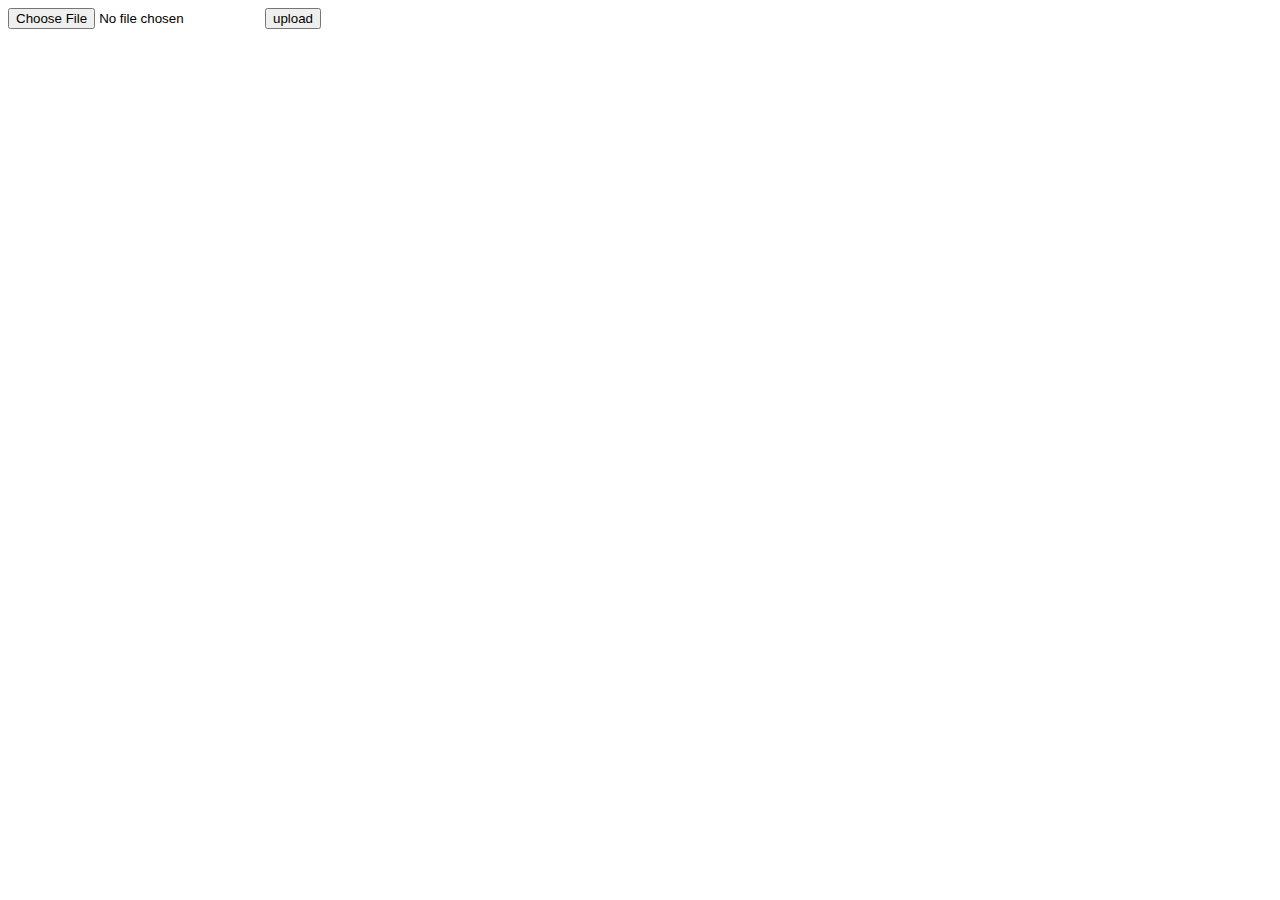
<file: static/upload.html>
<!DOCTYPE html>
<html lang="en">
  <head>
    <!--Usage of Bootstrap 5-->
    <!--Source: https://getbootstrap.com/docs/5.0/getting-started/introduction/-->
    <!--Usage of jquery-->
    <!--Source: https://api.jquery.com/-->
    <!--Example: https://www.codegrepper.com/code-examples/javascript/jquery+3.3.1+document+ready-->
    <meta charset="UTF-8" />
    <meta http-equiv="X-UA-Compatible" content="IE=edge" />
    <meta name="viewport" content="width=device-width, initial-scale=1.0" />
    <title>Document</title>
  </head>
  <body>
    <!--HTML5 Post method: https://developer.mozilla.org/en-US/docs/Web/HTML/Element/form-->
    <!--Source: https://stackoverflow.com/questions/4526273/what-does-enctype-multipart-form-data-mean-->
    <form
      action=" http://127.0.0.1:5000/upload"
      enctype="multipart/form-data"
      method="POST"
    >
      <input type="file" name="file" />
      <input type="submit" value="upload" />
    </form>
  </body>
</html>
</file>
<file: static/css/index.css>
html,body{
    height: 100%;
}
.search-nav {
    height: 61px;
    border-bottom: 1px #e4e4e4 solid;
}
.search-nav .nav-content{
    height: 60px;
}
.search-nav .icon-logo {
    font-size: 0;
}
.search-nav .icon-logo img {
    width: 60px;
}
.nav-content {
    position: relative;
}
.nav-content .nav-tabs{
    position: absolute;
    bottom: 0;
    border-bottom: none;

}
.personal{
    position: absolute;
    bottom: 5px;
    right: 0;
    max-width: 300px;
    height: 40px;
    line-height: 40px;
    overflow: hidden;
    text-overflow: ellipsis;
    white-space: nowrap;
}
.content {
    height: calc(100% - 61px);
    position: relative;
}
.content .row {
    height: 100%;
}
.picture {
    text-align: center;
    height: 600px;
}
.picture img{
    width: 100%;
    height: 600px;
}
.h {
    text-align: center;
    padding-top: 10px;
    color: #0D6EFD;
    font-family: system-ui;

    
}
.h .text {
    padding-top: 10px;
    padding-bottom: 20px;
    font-size: 18px;
    margin-bottom: 0;
}
.picture {
    height: 600px;
}
.picture img {
    width: 100%;
    height: 600px;
    box-shadow: 0px 0px 300px rgb(13 109 251 / 13%);
}
.carousel-item {
    position: relative;
}
.img-text {
    position: absolute;
    top: 240px;
    left: 300px;
    height: 200px;
    width: 500px;
    color: #FFF;
    text-align: left;
}
.img-text strong{

    font-size: 26px;

}
.img-text p{

    font-size: 20px;

}

#loginSignUp {
    display: inline-block;
    height: 31px;
    line-height: 30px;
    padding: 0px 5px;
    font-size: 14px;
    text-decoration: none;
    color: #3B3B3B;
    border: 1px #3B3B3B solid;
    border-radius: 5px;
}
.personal a{
    font-size: 14px;
    color: #3B3B3B;
    text-decoration: none;
}
.personal a:hover{
    text-decoration: underline;
}
</file>
<file: static/css/group.css>
.personal{
    position: absolute;
    bottom: 5px;
    right: 0;
    max-width: 300px;
    height: 40px;
    line-height: 40px;
    overflow: hidden;
    text-overflow: ellipsis;
    white-space: nowrap;
}
.nav-content .nav-tabs {
    position: absolute;
    bottom: 0;
    border-bottom: none;
}
.search-nav {
    height: 61px;
    border-bottom: 0px #e4e4e4 solid;
}
.search-nav .nav-content{
    height: 60px;
}
.search-nav .icon-logo {
    font-size: 0;
}
.search-nav .icon-logo img {
    width: 60px;
}
.search-nav .search-form{
    position: relative;
}
.search-nav .search-form input{
    margin: 20px 0 0 0;
    height: 32px;
    font-size: 12px;
}
.search-nav .search-form > button{
    height: 32px;
    width: 48px;
    position: absolute;
    right: 0;
    top: 0px;
    padding: 0;
}
.search-nav .search-form > button img{
    font-size: 0;
    width: 24px;
}
.video-content .video-list .video-item{
    width: 100%;
    height: 120px;
    padding: 20px;
    border-top: 1px solid #e7f0ff;
    cursor: pointer;
}
.video-content .video-list .video-item:hover{
    background-color: #e7f0ff;
}
.video-content .video-list .video-item .video-name{
    line-height: 40px;
    overflow: hidden;
    text-overflow: ellipsis;
    white-space: nowrap;
}
.video-content .video-list .video-item .video-date {
    line-height: 40px;
    overflow: hidden;
    text-overflow: ellipsis;
}
.video-content .video-list .video-item .video-download{
    line-height: 40px;
    overflow: hidden;
    text-overflow: ellipsis;
}
.video-content .video-list .video-item .video-download button{
    height: 30px;
    line-height: 16px;
}
.group-bj {
    position: absolute;
    top: 0;
    width: 100%;
    height: 420px;
    background: url(../img/img-home3.jpg);
    z-index: -9;
    
}
.group-item {
    background: #FFF;
    margin-top: 226px;
    padding: 0 30px;
    padding-bottom: 30px;
    box-shadow: 0 1px 8px rgb(0 0 0 / 14%);
    border-radius: 5px;
}
.group-title{
    height: 65px;
    line-height: 65px;
    text-align: center;
    font-size: 34px;
    color: #0D6EFD;
    padding-top: 20px;
    font-family: system-ui;
}
.group-text {
    text-align: center;
    height: 45px;
    line-height: 45px;
    font-size: 18px;
    color: #5298ff;
    font-family: system-ui;
}
.personal a{
    font-size: 14px;
    color: #3B3B3B;
    text-decoration: none;
}
.personal a:hover{
    text-decoration: underline;
}
.search{
    width: 320px;
    height: 60px;
    line-height: 60px;
    position: absolute;
    top: 0;
    right: 260px;
}
</file>
<file: static/css/login.css>
html,body {
    height: 100%;
}
body {
    /* background-image: url(../img/img-home.jpg); */
    /* background-repeat: no-repeat; */
    /* background-size:100%; */
}
body::before{
    content: "";
    background-image: url(../img/login-bj.jpg);
    background-repeat: no-repeat;
    z-index: -1;
    width: 100%;
    height: 100%;
    background-repeat: no-repeat;
    background-size: cover;
    -webkit-filter: blur(3px);
    -moz-filter: blur(3px);
    -o-filter: blur(3px);
    -ms-filter: blur(3px);
    filter: blur(3px);
    position: absolute;
    top: 0px;
    left: 0px;
    right: 0;
    bottom: 0;

}
.p {
    position: relative;
}
.p img{
    width: 24px;
    position: absolute;
    right: 10px;
    top: 12px;
    cursor: pointer;

}
.login-logo {
    text-align: center;
}
.login-logo img {
    font-size: 0;
    width: 400px;
    height: 400px;
    margin-top: calc(50% - 200px);
}
.login-form {
    margin-top: calc(50% - 450px);
}
.login-form .login{
    /* border: 1px solid #dee2e6; */
    width: 75%;
    background: #FFFFFF;
    margin: 0 auto;
    padding: 10px 10px;
    border-radius: 5px;
    box-shadow: 0 1px 8px rgb(0 0 0 / 14%);
}
.login-form .nav-tabs .nav-link {

    border-radius: 5px !important;
}
.nav-tabs {
    border-bottom: 0px solid #dee2e6;
}
.nav-tabs .nav-item.show .nav-link, .nav-tabs .nav-link.active {
    color: #495057;
    background-color: #fcfcfc;
    border-color: #f0f0f0 #f0f0f0 #f0f0f0 #f0f0f0;
}
/* .login-form .nav-tabs .nav-link{
    border-radius: 0 !important;
} */
.form-email {
    padding: 40px 40px 30px 30px;
}
.form-check {
    width: 50%;
    float: left;
}
</file>
<file: static/css/online_session.css>
html,body{
  
   
}
.fl{
    float: left;
}
.fr{
    float: right;
}
.search-nav {
    height: 61px;
    border-bottom: 1px #e4e4e4 solid;
}
.search-nav .nav-content{
    height: 60px;
}
.search-nav .icon-logo {
    font-size: 0;
}
.search-nav .icon-logo img {
    width: 60px;
}
.nav-content {
    position: relative;
}
.nav-content .nav-tabs{
    position: absolute;
    bottom: 0;
    border-bottom: none;

}
.title{
    height: 64px;
    text-align: center;
    border-bottom: 1px #e4e4e4 solid;
    margin: 0;
    padding: 15px 0 15px 0;
}
.theme{
  
}
.member-list{
    margin-top: 10px;
}
.member-list .item{
    overflow: hidden;
    border-radius: 10px;
    overflow-y: scroll;
    max-height: calc(100% - 64px);
    max-height: 660px;
}
.member-list .item::-webkit-scrollbar {
    width : 5px;
    height: 1px;
}
.member-list .item::-webkit-scrollbar-thumb {
    border-radius: 5px;
    box-shadow   : inset 0 0 5px rgba(255, 255, 255, 0.2);
    background   : #d6d6d6;
}
.member-list .item::-webkit-scrollbar-track {
    box-shadow   : inset 0 0 5px rgba(255, 255, 255, 0.2);
    border-radius: 10px;
    background   : #ffffff;
}
.member{
    height: 50px;
    padding: 5px 10px;
    background: #d4d4d41f;
    cursor: pointer;
    border-bottom: 1px #e7f0fe solid;
}
.member:hover {
    background: #e7f0ff;
}
.member .head-img{
    margin-right: 10px;
    font-size: 0px;
    width: 40px;
    height: 40px;
    float: left;
}
.member .head-img img{
    width: 40px;
    border-radius: 50%;
}
.member .info{
    height: 40px;
    line-height: 40px;
    overflow: hidden;
    text-overflow: ellipsis;
    white-space: nowrap;
}
.me{
    background: #e7f0ff;
}

.add {
    margin-top: 10px;
}
.icons8-plus { 
    display: inline-block;
    width: 50px;
    height: 50px;
    background: url('[data-uri]') 50% 50% no-repeat;
    background-size: 100%; 
    cursor: pointer;
}
.theme .add .icons8-plus{

    border-color: #ffffff   ;
}
.theme .add .icons8-plus:hover{
    color: #fff;
    background-color: #00aeef4d;
    border-color: #00aeef4d;
}
.icons8-plus:active{     
    transform:rotate(90deg);
    transition:transform .2s linear;

}
.theme .online {
    width: calc(100% - 50px);
    height: 100%;
    padding: 10px 10px 10px 10px;
    position: relative;
}
.theme .online .main{
    width: calc(100% - 20px);
    height: 660px;
    background-color: #00aeef70;
    text-align: center;
    position: absolute;
    top: 10px;
}
.theme .online .main img {
    margin: 0 auto;
    width: 100px;
    margin-top: 280px;
    cursor: pointer;
}
.add .info{
    width: 340px;
}
.add .modal-dialog .form-check input{
    margin-top: 16px;
}
.add .modal-dialog .form-check{
    background: #d4d4d41f;
}

.icon-logo{
    
    width: 60px;
    height: 60px;
    position: absolute;
    top: 2px;
    left: 172px;

}
</file>
